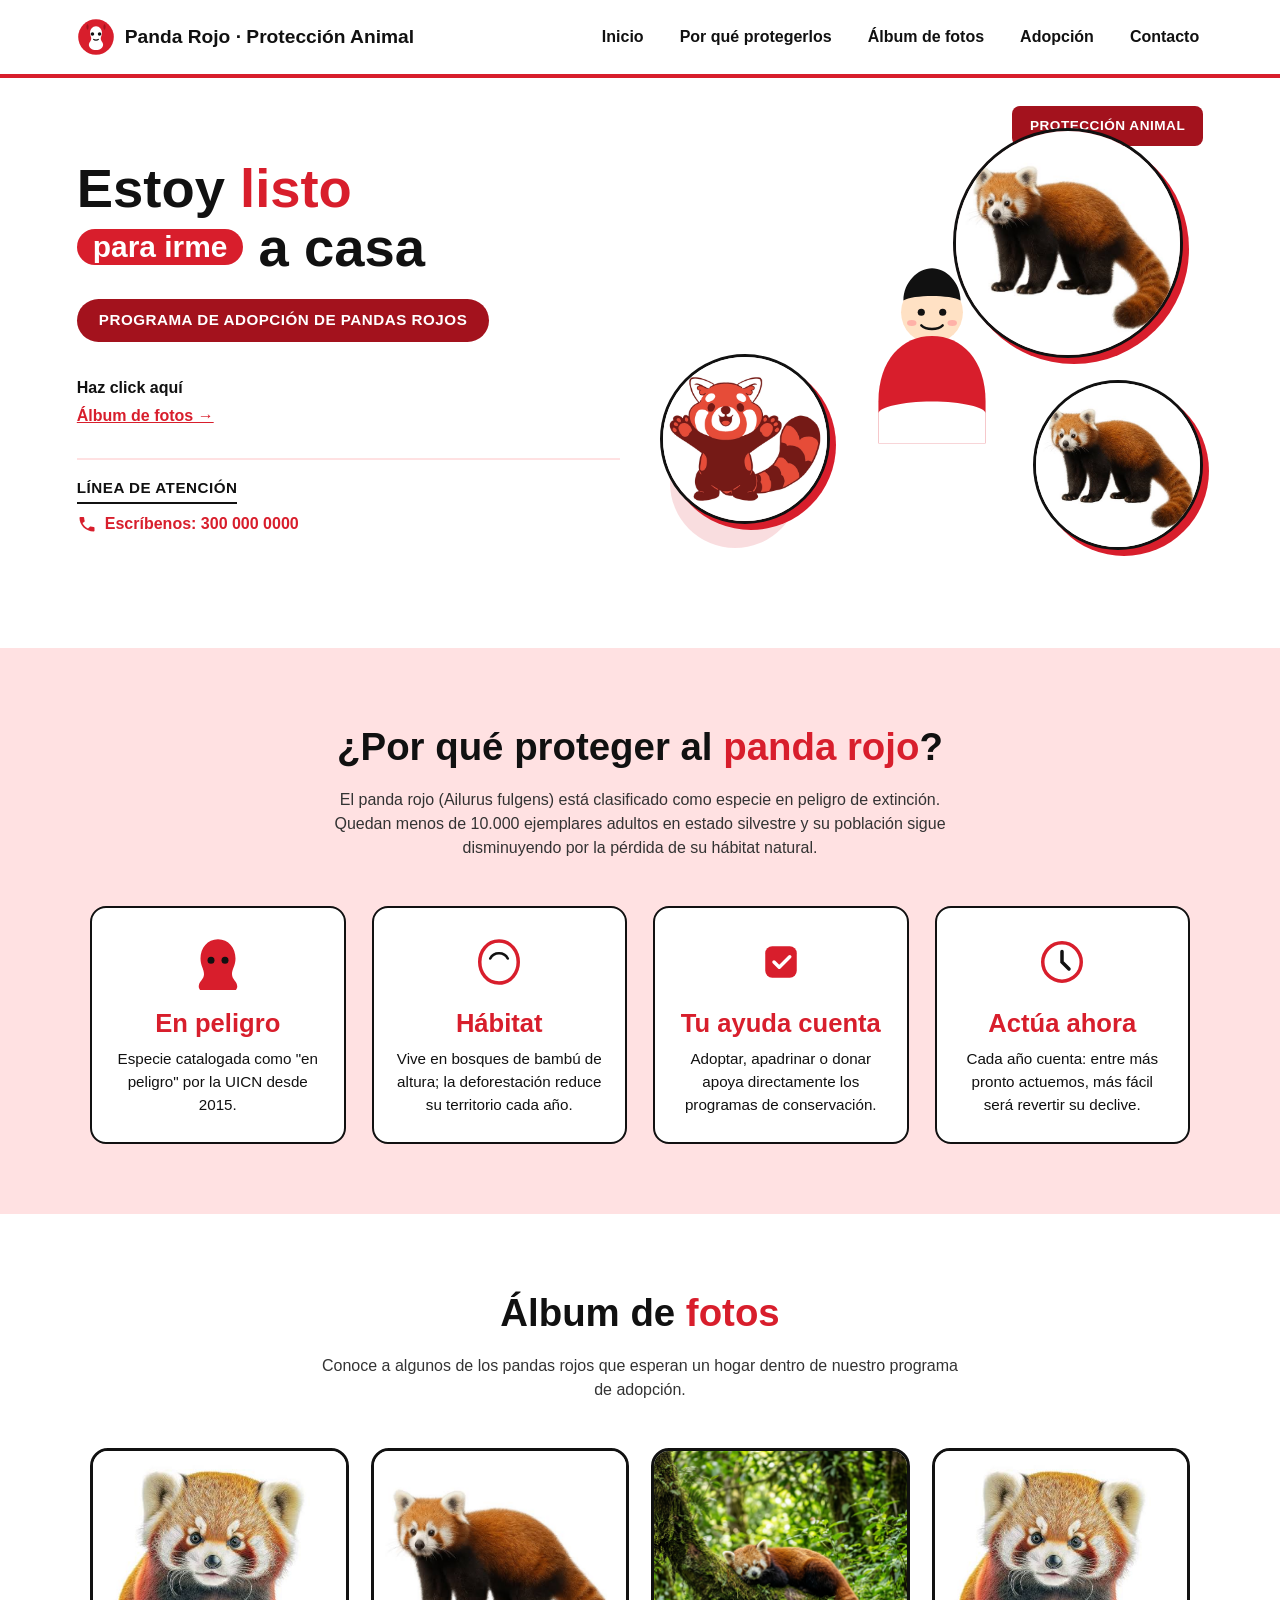
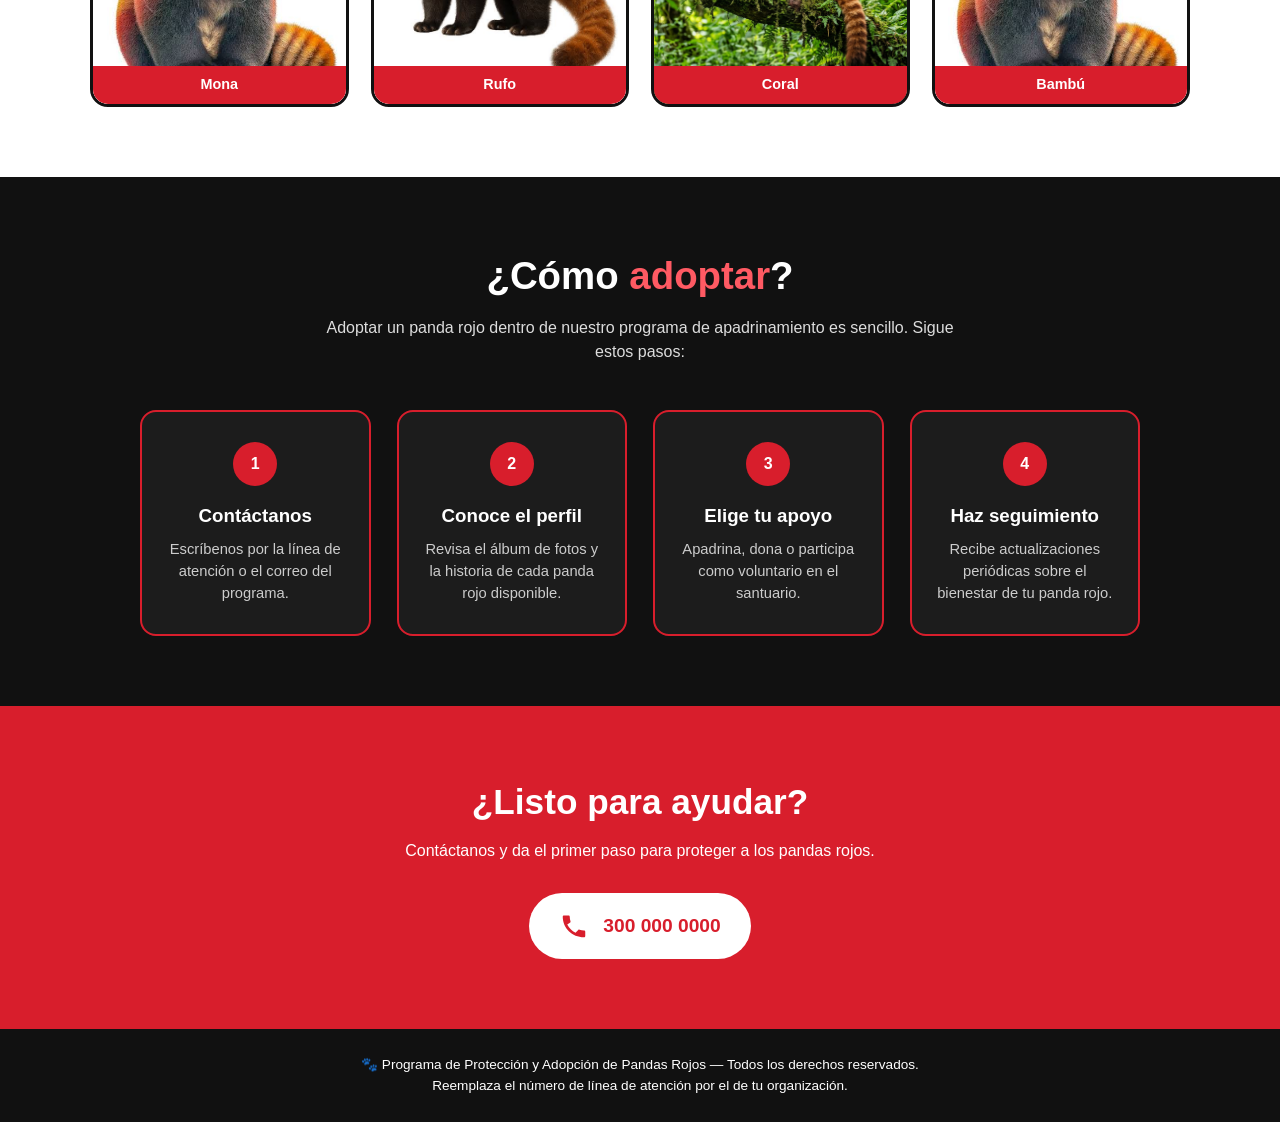
<file: index.html>
<!DOCTYPE html>
<html lang="es">
<link rel="stylesheet" href="styles.css">
<meta charset="UTF-8">
<meta name="viewport" content="width=device-width, initial-scale=1.0">
<title>Pandas Rojos · Programa de Adopción</title>
<style>
  :root{
    --rojo: #d81e2c;
    --rojo-oscuro: #a3121d;
    --rojo-suave: #ffe1e2;
    --blanco: #ffffff;
    --negro: #111111;
  }

  *{ box-sizing: border-box; margin:0; padding:0; }

  html{ scroll-behavior: smooth; }

  body{
    font-family: 'Segoe UI', Verdana, Arial, sans-serif;
    color: var(--negro);
    background: var(--blanco);
    line-height: 1.5;
    overflow-x: hidden;
  }

  a{ color: inherit; text-decoration: none; }
  ul{ list-style: none; }
  img, svg{ max-width: 100%; display:block; }

  /* ===== Header ===== */
  header{
    display:flex;
    align-items:center;
    justify-content:space-between;
    padding: 18px 6%;
    background: var(--blanco);
    border-bottom: 4px solid var(--rojo);
    position: sticky;
    top:0;
    z-index: 50;
  }
  .logo{
    display:flex;
    align-items:center;
    gap:10px;
    font-weight:800;
    font-size:1.2rem;
    color: var(--negro);
  }
  .logo svg{ width:38px; height:38px; }
  nav ul{ display:flex; gap:28px; }
  nav a{
    font-weight:600;
    padding:6px 4px;
    border-bottom:2px solid transparent;
    transition: border-color .2s, color .2s;
  }
  nav a:hover{ color: var(--rojo); border-color: var(--rojo); }
  .nav-toggle{ display:none; background:none; border:none; font-size:1.6rem; cursor:pointer; color:var(--rojo); }

  /* ===== Hero ===== */
  .hero{
    position: relative;
    display:flex;
    align-items:center;
    justify-content:space-between;
    gap: 40px;
    padding: 60px 6% 90px;
    background: var(--blanco);
    overflow:hidden;
  }
  .hero-text{ flex:1 1 420px; max-width:560px; z-index:2; }
  .tag-badge{
    position:absolute;
    top: 28px;
    right: 6%;
    background: var(--rojo-oscuro);
    color: var(--blanco);
    font-weight:800;
    font-size:.85rem;
    letter-spacing:.5px;
    padding: 10px 18px;
    border-radius: 8px;
    z-index:3;
  }
  .hero h1{
    font-size: clamp(2.2rem, 5vw, 3.4rem);
    line-height:1.08;
    font-weight:800;
    color: var(--negro);
  }
  .hero h1 .accent{ color: var(--rojo); }
  .hero h1 .pill{
    display:inline-block;
    background: var(--rojo);
    color: var(--blanco);
    padding: 2px 16px;
    border-radius: 30px;
    font-size: 0.55em;
    vertical-align: middle;
    transform: translateY(-4px);
  }
  .program-pill{
    display:inline-block;
    margin-top: 22px;
    background: var(--rojo-oscuro);
    color: var(--blanco);
    font-weight:700;
    letter-spacing:.5px;
    padding: 10px 22px;
    border-radius: 30px;
    font-size: .95rem;
  }
  .hero-cta{
    margin-top: 34px;
    display:flex;
    flex-direction:column;
    gap: 4px;
  }
  .hero-cta .cta-label{ font-weight:800; }
  .hero-cta a{
    font-weight:700;
    color: var(--rojo);
    text-decoration: underline;
    width: fit-content;
  }
  .hero-cta a:hover{ color: var(--rojo-oscuro); }

  .hero-contact{
    margin-top: 30px;
    border-top: 2px solid var(--rojo-suave);
    padding-top: 16px;
  }
  .hero-contact h3{
    font-size: .95rem;
    text-transform: uppercase;
    letter-spacing: .5px;
    border-bottom: 2px solid var(--negro);
    display:inline-block;
    padding-bottom:2px;
    margin-bottom: 8px;
  }
  .hero-contact p{ color: var(--rojo); font-weight:700; display:flex; align-items:center; gap:8px; }
  .hero-contact svg{ width:20px; height:20px; }

  .hero-art{
    flex: 1 1 420px;
    position: relative;
    display:flex;
    align-items:center;
    justify-content:center;
    min-height: 420px;
  }
  .blob{
    position:absolute;
    border-radius:50%;
    background: var(--rojo-suave);
  }
  .blob.b1{ width:230px; height:230px; top:-10px; right:20px; }
  .blob.b2{ width:130px; height:130px; bottom:10px; left:10px; background: var(--rojo); opacity:.15; }
  .hero-art .person-svg{ position:relative; z-index:2; width:52%; max-width:250px; }
  .hero-panda{
    position:absolute;
    z-index:3;
    width:34%;
    max-width:170px;
    border-radius: 50%;
    background: var(--blanco);
    border: 3px solid var(--negro);
    box-shadow: 6px 6px 0 var(--rojo);
    object-fit: cover;
    aspect-ratio: 1/1;
  }
  .hero-panda-left{ left:0; bottom:8%; }
  .hero-panda-right{ right:0; bottom:2%; }
  .hero-panda-top{
    top:-10px;
    right:20px;
    width:230px;
    height:230px;
    max-width:230px;
  }

  @keyframes float{
    0%,100%{ transform: translateY(0); }
    50%{ transform: translateY(-14px); }
  }
  .floaty{ animation: float 4s ease-in-out infinite; }
  .hero-panda-right.floaty{ animation-delay: -2s; }
  .hero-panda-top.floaty{ animation-delay: -1s; }

  section{ padding: 70px 6%; }

  .section-title{
    text-align:center;
    margin-bottom: 12px;
    font-size: clamp(1.6rem, 3.5vw, 2.4rem);
    font-weight:800;
  }
  .section-title span{ color: var(--rojo); }
  .section-sub{
    text-align:center;
    max-width: 640px;
    margin: 0 auto 46px;
    color:#333;
  }

  /* ===== Datos / Por qué proteger ===== */
  .datos{ background: var(--rojo-suave); }
  .cards-grid{
    display:grid;
    grid-template-columns: repeat(auto-fit, minmax(220px,1fr));
    gap: 26px;
    max-width: 1100px;
    margin: 0 auto;
  }
  .card{
    background: var(--blanco);
    border: 2px solid var(--negro);
    border-radius: 16px;
    padding: 26px 20px;
    text-align:center;
    transition: transform .2s, box-shadow .2s;
  }
  .card:hover{ transform: translateY(-6px); box-shadow: 8px 8px 0 var(--rojo); }
  .card svg{ width:56px; height:56px; margin:0 auto 14px; }
  .card h3{ font-size:1.6rem; color: var(--rojo); margin-bottom:6px; }
  .card p{ font-size:.95rem; }

  /* ===== Album de fotos ===== */
  .album-grid{
    display:grid;
    grid-template-columns: repeat(auto-fit, minmax(200px,1fr));
    gap: 22px;
    max-width: 1100px;
    margin: 0 auto;
  }
  .photo-card{
    border-radius: 18px;
    overflow:hidden;
    border: 3px solid var(--negro);
    background: var(--rojo-suave);
    position:relative;
    aspect-ratio: 1/1;
  }
  .photo-card svg, .photo-card img{ width:100%; height:100%; object-fit:cover; }
  .photo-card .cap{
    position:absolute;
    bottom:0; left:0; right:0;
    background: var(--rojo);
    color: var(--blanco);
    text-align:center;
    font-weight:700;
    padding: 8px 4px;
    font-size:.9rem;
  }

  /* ===== Adopcion / pasos ===== */
  .pasos{ background: var(--negro); color: var(--blanco); }
  .pasos .section-title{ color: var(--blanco); }
  .pasos .section-title span{ color: #ff5a63; }
  .pasos .section-sub{ color: #ddd; }
  .pasos-grid{
    display:grid;
    grid-template-columns: repeat(auto-fit, minmax(220px,1fr));
    gap: 26px;
    max-width: 1000px;
    margin: 0 auto;
    counter-reset: paso;
  }
  .paso{
    background: #1c1c1c;
    border-radius: 16px;
    padding: 30px 22px;
    text-align:center;
    border: 2px solid var(--rojo);
  }
  .paso::before{
    counter-increment: paso;
    content: counter(paso);
    display:flex;
    align-items:center;
    justify-content:center;
    width:44px; height:44px;
    border-radius:50%;
    background: var(--rojo);
    color: var(--blanco);
    font-weight:800;
    margin: 0 auto 16px;
  }
  .paso h3{ margin-bottom:8px; }
  .paso p{ color:#ccc; font-size:.92rem; }

  /* ===== Contacto ===== */
  .contacto{
    text-align:center;
    background: var(--rojo);
    color: var(--blanco);
    padding: 70px 6%;
  }
  .contacto h2{ font-size: clamp(1.6rem,3.5vw,2.2rem); margin-bottom: 10px; font-weight:800; }
  .contacto p{ max-width:520px; margin: 0 auto 30px; }
  .contact-box{
    display:inline-flex;
    align-items:center;
    gap: 14px;
    background: var(--blanco);
    color: var(--negro);
    padding: 18px 30px;
    border-radius: 40px;
    font-weight:800;
    font-size:1.2rem;
  }
  .contact-box svg{ width:30px; height:30px; }
  .contact-box span.num{ color: var(--rojo); }

  footer{
    background: var(--negro);
    color: var(--blanco);
    text-align:center;
    padding: 26px 6%;
    font-size:.85rem;
  }
  footer a{ color:#ff8b90; font-weight:700; }

  @media (max-width: 820px){
    nav{ position:fixed; top:70px; left:0; right:0; background:var(--blanco); border-bottom:4px solid var(--rojo); flex-direction:column; padding:20px; transform: translateY(-150%); transition: transform .25s; }
    nav.open{ transform: translateY(0); }
    nav ul{ flex-direction:column; gap:16px; text-align:center; }
    .nav-toggle{ display:block; }
    .hero{ flex-direction:column; text-align:center; padding-top:40px; }
    .hero-cta, .hero-contact{ align-items:center; }
    .hero-contact p{ justify-content:center; }
    .tag-badge{ position:static; display:inline-block; margin-bottom:16px; }
  }
</style>
</head>
<body>

<header>
  <div class="logo">
    <svg viewBox="0 0 64 64" fill="none" xmlns="http://www.w3.org/2000/svg">
      <circle cx="32" cy="32" r="30" fill="#d81e2c"/>
      <path d="M32 14c-6 0-10 5-10 11 0 4 2 7 2 10 0 4-4 6-4 10 0 5 5 9 12 9s12-4 12-9c0-4-4-6-4-10 0-3 2-6 2-10 0-6-4-11-10-11z" fill="#fff"/>
      <circle cx="26" cy="27" r="3" fill="#111"/>
      <circle cx="38" cy="27" r="3" fill="#111"/>
      <path d="M28 36c1.5 1.5 6.5 1.5 8 0" stroke="#111" stroke-width="2" stroke-linecap="round"/>
      <path d="M18 20c-3-3-3-8 0-10 2 3 2 7 0 10z" fill="#a3121d"/>
      <path d="M46 20c3-3 3-8 0-10-2 3-2 7 0 10z" fill="#a3121d"/>
    </svg>
    Panda Rojo · Protección Animal
  </div>
  <button class="nav-toggle" id="navToggle" aria-label="Abrir menú">&#9776;</button>
  <nav id="mainNav">
    <ul>
      <li><a href="#inicio">Inicio</a></li>
      <li><a href="#por-que">Por qué protegerlos</a></li>
      <li><a href="#album">Álbum de fotos</a></li>
      <li><a href="#adopcion">Adopción</a></li>
      <li><a href="#contacto">Contacto</a></li>
    </ul>
  </nav>
</header>

<section class="hero" id="inicio">
  <div class="tag-badge">PROTECCIÓN ANIMAL</div>
  <div class="hero-text">
    <h1>Estoy <span class="accent">listo</span><br>
      <span class="pill">para irme</span> a casa</h1>
    <div class="program-pill">PROGRAMA DE ADOPCIÓN DE PANDAS ROJOS</div>
    <div class="hero-cta">
      <span class="cta-label">Haz click aquí</span>
      <a href="#album">Álbum de fotos →</a>
    </div>
    <div class="hero-contact">
      <h3>Línea de atención</h3>
      <p>
        <svg viewBox="0 0 24 24" fill="var(--rojo)"><path d="M6.6 10.8c1.4 2.8 3.8 5.2 6.6 6.6l2.2-2.2c.3-.3.7-.4 1-.2 1.1.4 2.3.6 3.6.6.6 0 1 .4 1 1V20c0 .6-.4 1-1 1C10.4 21 3 13.6 3 4.6c0-.6.4-1 1-1H7.6c.6 0 1 .4 1 1 0 1.3.2 2.5.6 3.6.1.4 0 .8-.2 1L6.6 10.8z"/></svg>
        Escríbenos: 300 000 0000
      </p>
    </div>
  </div>

  <div class="hero-art">
    <div class="blob b1"></div>
    <div class="blob b2"></div>
    <svg class="floaty person-svg" viewBox="0 0 420 420" xmlns="http://www.w3.org/2000/svg">
      <!-- persona -->
      <circle cx="210" cy="150" r="52" fill="#ffe1c4"/>
      <path d="M162 130c0-30 24-54 48-54s48 24 48 54c-16-10-80-10-96 0z" fill="#111"/>
      <circle cx="192" cy="150" r="6" fill="#111"/>
      <circle cx="228" cy="150" r="6" fill="#111"/>
      <path d="M192 172c8 8 28 8 36 0" stroke="#111" stroke-width="4" stroke-linecap="round" fill="none"/>
      <ellipse cx="176" cy="168" rx="8" ry="5" fill="#ff9d9d" opacity=".7"/>
      <ellipse cx="244" cy="168" rx="8" ry="5" fill="#ff9d9d" opacity=".7"/>
      <path d="M120 300c0-70 40-110 90-110s90 40 90 110v70H120v-70z" fill="#d81e2c"/>
      <path d="M120 320c0-10 40-20 90-20s90 10 90 20v50H120v-50z" fill="#fff"/>
    </svg>
    <img class="hero-panda hero-panda-left floaty" src="panda.png" alt="Panda rojo caricatura saludando">
    <img class="hero-panda hero-panda-right floaty" src="pandarojo.jpg" alt="Panda rojo de perfil">
    <img class="hero-panda hero-panda-top floaty" src="pandarojo.jpg" alt="Panda rojo saludando de frente">
  </div>
</section>

<section class="datos" id="por-que">
  <h2 class="section-title">¿Por qué proteger al <span>panda rojo</span>?</h2>
  <p class="section-sub">El panda rojo (Ailurus fulgens) está clasificado como especie en peligro de extinción. Quedan menos de 10.000 ejemplares adultos en estado silvestre y su población sigue disminuyendo por la pérdida de su hábitat natural.</p>
  <div class="cards-grid">
    <div class="card">
      <svg viewBox="0 0 64 64"><path d="M32 6C20 6 12 16 12 28c0 8 4 12 4 18 0 6-6 8-6 14 0 6 10 10 22 10s22-4 22-10c0-6-6-8-6-14 0-6 4-10 4-18C52 16 44 6 32 6z" fill="#d81e2c"/><circle cx="24" cy="30" r="4" fill="#111"/><circle cx="40" cy="30" r="4" fill="#111"/></svg>
      <h3>En peligro</h3>
      <p>Especie catalogada como "en peligro" por la UICN desde 2015.</p>
    </div>
    <div class="card">
      <svg viewBox="0 0 64 64"><path d="M32 8c14 0 22 12 22 24S46 56 32 56 10 44 10 32 18 8 32 8z" fill="none" stroke="#d81e2c" stroke-width="4"/><path d="M22 28c4-8 16-8 20 0" stroke="#111" stroke-width="3" fill="none" stroke-linecap="round"/></svg>
      <h3>Hábitat</h3>
      <p>Vive en bosques de bambú de altura; la deforestación reduce su territorio cada año.</p>
    </div>
    <div class="card">
      <svg viewBox="0 0 64 64"><rect x="14" y="14" width="36" height="36" rx="8" fill="#d81e2c"/><path d="M24 32l6 6 12-12" stroke="#fff" stroke-width="4" fill="none" stroke-linecap="round" stroke-linejoin="round"/></svg>
      <h3>Tu ayuda cuenta</h3>
      <p>Adoptar, apadrinar o donar apoya directamente los programas de conservación.</p>
    </div>
    <div class="card">
      <svg viewBox="0 0 64 64"><circle cx="32" cy="32" r="22" fill="none" stroke="#d81e2c" stroke-width="4"/><path d="M32 20v12l8 8" stroke="#111" stroke-width="4" fill="none" stroke-linecap="round"/></svg>
      <h3>Actúa ahora</h3>
      <p>Cada año cuenta: entre más pronto actuemos, más fácil será revertir su declive.</p>
    </div>
  </div>
</section>

<section id="album">
  <h2 class="section-title">Álbum de <span>fotos</span></h2>
  <p class="section-sub">Conoce a algunos de los pandas rojos que esperan un hogar dentro de nuestro programa de adopción.</p>
  <div class="album-grid">

    <div class="photo-card">
      <img src="pandare.jpg" alt="Mona, panda rojo en adopción">
      <div class="cap">Mona</div>
    </div>

    <div class="photo-card">
      <img src="pandarojo.jpg" alt="Rufo, panda rojo en adopción">
      <div class="cap">Rufo</div>
    </div>

    <div class="photo-card">
      <img src="Gemini_Generated_Image_5x1wtb5x1wtb5x1w.jpg" alt="Coral, panda rojo en adopción">
      <div class="cap">Coral</div>
    </div>

    <div class="photo-card">
      <img src="pandare.jpg" alt="Bambú, panda rojo en adopción">
      <div class="cap">Bambú</div>
    </div>

  </div>
</section>

<section class="pasos" id="adopcion">
  <h2 class="section-title">¿Cómo <span>adoptar</span>?</h2>
  <p class="section-sub">Adoptar un panda rojo dentro de nuestro programa de apadrinamiento es sencillo. Sigue estos pasos:</p>
  <div class="pasos-grid">
    <div class="paso">
      <h3>Contáctanos</h3>
      <p>Escríbenos por la línea de atención o el correo del programa.</p>
    </div>
    <div class="paso">
      <h3>Conoce el perfil</h3>
      <p>Revisa el álbum de fotos y la historia de cada panda rojo disponible.</p>
    </div>
    <div class="paso">
      <h3>Elige tu apoyo</h3>
      <p>Apadrina, dona o participa como voluntario en el santuario.</p>
    </div>
    <div class="paso">
      <h3>Haz seguimiento</h3>
      <p>Recibe actualizaciones periódicas sobre el bienestar de tu panda rojo.</p>
    </div>
  </div>
</section>

<section class="contacto" id="contacto">
  <h2>¿Listo para ayudar?</h2>
  <p>Contáctanos y da el primer paso para proteger a los pandas rojos.</p>
  <div class="contact-box">
    <svg viewBox="0 0 24 24" fill="var(--rojo)"><path d="M6.6 10.8c1.4 2.8 3.8 5.2 6.6 6.6l2.2-2.2c.3-.3.7-.4 1-.2 1.1.4 2.3.6 3.6.6.6 0 1 .4 1 1V20c0 .6-.4 1-1 1C10.4 21 3 13.6 3 4.6c0-.6.4-1 1-1H7.6c.6 0 1 .4 1 1 0 1.3.2 2.5.6 3.6.1.4 0 .8-.2 1L6.6 10.8z"/></svg>
    <span class="num">300 000 0000</span>
  </div>
</section>

<footer>
  <p>🐾 Programa de Protección y Adopción de Pandas Rojos — Todos los derechos reservados.</p>
  <p>Reemplaza el número de línea de atención por el de tu organización.</p>
</footer>

<script>
  const toggle = document.getElementById('navToggle');
  const nav = document.getElementById('mainNav');
  toggle.addEventListener('click', () => nav.classList.toggle('open'));
  document.querySelectorAll('#mainNav a').forEach(a => a.addEventListener('click', () => nav.classList.remove('open')));
</script>

  <script src="script.js"></script>
</body>
</html>
</body>
</html>
</file>
<file: styles.css>
/* ===== Variables Globales ===== */
:root {
  --rojo: #d81e2c;
  --rojo-oscuro: #a3121d;
  --rojo-suave: #ffe1e2;
  --blanco: #ffffff;
  --negro: #111111;
}

/* ===== Reseteo General ===== */
* {
  box-sizing: border-box;
  margin: 0;
  padding: 0;
}

html {
  scroll-behavior: smooth;
}

body {
  font-family: 'Segoe UI', Verdana, Arial, sans-serif;
  color: var(--negro);
  background: var(--blanco);
  line-height: 1.5;
  overflow-x: hidden;
}

a {
  color: inherit;
  text-decoration: none;
}

ul {
  list-style: none;
}

img, svg {
  max-width: 100%;
  display: block;
}

/* ===== Encabezado (Header) ===== */
header {
  display: flex;
  align-items: center;
  justify-content: space-between;
  padding: 18px 6%;
  background: var(--blanco);
  border-bottom: 4px solid var(--rojo);
  position: sticky;
  top: 0;
  z-index: 50;
}

.logo {
  display: flex;
  align-items: center;
  gap: 10px;
  font-weight: 800;
  font-size: 1.2rem;
  color: var(--negro);
}

.logo svg {
  width: 38px;
  height: 38px;
}

nav ul {
  display: flex;
  gap: 28px;
}

nav a {
  font-weight: 600;
  padding: 6px 4px;
  border-bottom: 2px solid transparent;
  transition: border-color .2s, color .2s;
}

nav a:hover {
  color: var(--rojo);
  border-color: var(--rojo);
}

.nav-toggle {
  display: none;
  background: none;
  border: none;
  font-size: 1.6rem;
  cursor: pointer;
  color: var(--rojo);
}

/* ===== Sección Principal (Hero) ===== */
.hero {
  position: relative;
  display: flex;
  align-items: center;
  justify-content: space-between;
  gap: 40px;
  padding: 60px 6% 90px;
  background: var(--blanco);
  overflow: hidden;
}

.hero-text {
  flex: 1 1 420px;
  max-width: 560px;
  z-index: 2;
}

.tag-badge {
  position: absolute;
  top: 28px;
  right: 6%;
  background: var(--rojo-oscuro);
  color: var(--blanco);
  font-weight: 800;
  font-size: .85rem;
  letter-spacing: .5px;
  padding: 10px 18px;
  border-radius: 8px;
  z-index: 3;
}

.hero h1 {
  font-size: clamp(2.2rem, 5vw, 3.4rem);
  line-height: 1.08;
  font-weight: 800;
  color: var(--negro);
}

.hero h1 .accent {
  color: var(--rojo);
}

.hero h1 .pill {
  display: inline-block;
  background: var(--rojo);
  color: var(--blanco);
  padding: 2px 16px;
  border-radius: 30px;
  font-size: 0.55em;
  vertical-align: middle;
  transform: translateY(-4px);
}

.program-pill {
  display: inline-block;
  margin-top: 22px;
  background: var(--rojo-oscuro);
  color: var(--blanco);
  font-weight: 700;
  letter-spacing: .5px;
  padding: 10px 22px;
  border-radius: 30px;
  font-size: .95rem;
}

.hero-cta {
  margin-top: 34px;
  display: flex;
  flex-direction: column;
  gap: 4px;
}

.hero-cta .cta-label {
  font-weight: 800;
}

.hero-cta a {
  font-weight: 700;
  color: var(--rojo);
  text-decoration: underline;
  width: fit-content;
}

.hero-cta a:hover {
  color: var(--rojo-oscuro);
}

.hero-contact {
  margin-top: 30px;
  border-top: 2px solid var(--rojo-suave);
  padding-top: 16px;
}

.hero-contact h3 {
  font-size: .95rem;
  text-transform: uppercase;
  letter-spacing: .5px;
  border-bottom: 2px solid var(--negro);
  display: inline-block;
  padding-bottom: 2px;
  margin-bottom: 8px;
}

.hero-contact p {
  color: var(--rojo);
  font-weight: 700;
  display: flex;
  align-items: center;
  gap: 8px;
}

.hero-contact svg {
  width: 20px;
  height: 20px;
}

.hero-art {
  flex: 1 1 420px;
  position: relative;
  display: flex;
  align-items: center;
  justify-content: center;
  min-height: 420px;
}

.blob {
  position: absolute;
  border-radius: 50%;
  background: var(--rojo-suave);
}

.blob.b1 {
  width: 230px;
  height: 230px;
  top: -10px;
  right: 20px;
}

.blob.b2 {
  width: 130px;
  height: 130px;
  bottom: 10px;
  left: 10px;
  background: var(--rojo);
  opacity: .15;
}

.hero-art .person-svg {
  position: relative;
  z-index: 2;
  width: 52%;
  max-width: 250px;
}

.hero-panda {
  position: absolute;
  z-index: 3;
  width: 34%;
  max-width: 170px;
  border-radius: 50%;
  background: var(--blanco);
  border: 3px solid var(--negro);
  box-shadow: 6px 6px 0 var(--rojo);
  object-fit: cover;
  aspect-ratio: 1 / 1;
}

.hero-panda-left {
  left: 0;
  bottom: 8%;
}

.hero-panda-right {
  right: 0;
  bottom: 2%;
}

.hero-panda-top {
  top: -10px;
  right: 20px;
  width: 230px;
  height: 230px;
  max-width: 230px;
}

@keyframes float {
  0%, 100% {
    transform: translateY(0);
  }
  50% {
    transform: translateY(-14px);
  }
}

.floaty {
  animation: float 4s ease-in-out infinite;
}

.hero-panda-right.floaty {
  animation-delay: -2s;
}

.hero-panda-top.floaty {
  animation-delay: -1s;
}

/* ===== Secciones Generales ===== */
section {
  padding: 70px 6%;
}

.section-title {
  text-align: center;
  margin-bottom: 12px;
  font-size: clamp(1.6rem, 3.5vw, 2.4rem);
  font-weight: 800;
}

.section-title span {
  color: var(--rojo);
}

.section-sub {
  text-align: center;
  max-width: 640px;
  margin: 0 auto 46px;
  color: #333;
}

/* ===== Tarjetas de Datos ===== */
.datos {
  background: var(--rojo-suave);
}

.cards-grid {
  display: grid;
  grid-template-columns: repeat(auto-fit, minmax(220px, 1fr));
  gap: 26px;
  max-width: 1100px;
  margin: 0 auto;
}

.card {
  background: var(--blanco);
  border: 2px solid var(--negro);
  border-radius: 16px;
  padding: 26px 20px;
  text-align: center;
  transition: transform .2s, box-shadow .2s;
}

.card:hover {
  transform: translateY(-6px);
  box-shadow: 8px 8px 0 var(--rojo);
}

.card svg {
  width: 56px;
  height: 56px;
  margin: 0 auto 14px;
}

.card h3 {
  font-size: 1.6rem;
  color: var(--rojo);
  margin-bottom: 6px;
}

.card p {
  font-size: .95rem;
}

/* ===== Álbum de Fotos ===== */
.album-grid {
  display: grid;
  grid-template-columns: repeat(auto-fit, minmax(200px, 1fr));
  gap: 22px;
  max-width: 1100px;
  margin: 0 auto;
}

.photo-card {
  border-radius: 18px;
  overflow: hidden;
  border: 3px solid var(--negro);
  background: var(--rojo-suave);
  position: relative;
  aspect-ratio: 1 / 1;
}

.photo-card svg,
.photo-card img {
  width: 100%;
  height: 100%;
  object-fit: cover;
}

.photo-card .cap {
  position: absolute;
  bottom: 0;
  left: 0;
  right: 0;
  background: var(--rojo);
  color: var(--blanco);
  text-align: center;
  font-weight: 700;
  padding: 8px 4px;
  font-size: .9rem;
}

/* ===== Pasos de Adopción ===== */
.pasos {
  background: var(--negro);
  color: var(--blanco);
}

.pasos .section-title {
  color: var(--blanco);
}

.pasos .section-title span {
  color: #ff5a63;
}

.pasos .section-sub {
  color: #ddd;
}

.pasos-grid {
  display: grid;
  grid-template-columns: repeat(auto-fit, minmax(220px, 1fr));
  gap: 26px;
  max-width: 1000px;
  margin: 0 auto;
  counter-reset: paso;
}

.paso {
  background: #1c1c1c;
  border-radius: 16px;
  padding: 30px 22px;
  text-align: center;
  border: 2px solid var(--rojo);
}

.paso::before {
  counter-increment: paso;
  content: counter(paso);
  display: flex;
  align-items: center;
  justify-content: center;
  width: 44px;
  height: 44px;
  border-radius: 50%;
  background: var(--rojo);
  color: var(--blanco);
  font-weight: 800;
  margin: 0 auto 16px;
}

.paso h3 {
  margin-bottom: 8px;
}

.paso p {
  color: #ccc;
  font-size: .92rem;
}

/* ===== Contacto ===== */
.contacto {
  text-align: center;
  background: var(--rojo);
  color: var(--blanco);
  padding: 70px 6%;
}

.contacto h2 {
  font-size: clamp(1.6rem, 3.5vw, 2.2rem);
  margin-bottom: 10px;
  font-weight: 800;
}

.contacto p {
  max-width: 520px;
  margin: 0 auto 30px;
}

.contact-box {
  display: inline-flex;
  align-items: center;
  gap: 14px;
  background: var(--blanco);
  color: var(--negro);
  padding: 18px 30px;
  border-radius: 40px;
  font-weight: 800;
  font-size: 1.2rem;
}

.contact-box svg {
  width: 30px;
  height: 30px;
}

.contact-box span.num {
  color: var(--rojo);
}

/* ===== Pie de página (Footer) ===== */
footer {
  background: var(--negro);
  color: var(--blanco);
  text-align: center;
  padding: 26px 6%;
  font-size: .85rem;
}

footer a {
  color: #ff8b90;
  font-weight: 700;
}

/* ===== Diseño Responsivo ===== */
@media (max-width: 820px) {
  nav {
    position: fixed;
    top: 70px;
    left: 0;
    right: 0;
    background: var(--blanco);
    border-bottom: 4px solid var(--rojo);
    flex-direction: column;
    padding: 20px;
    transform: translateY(-150%);
    transition: transform .25s;
  }

  nav.open {
    transform: translateY(0);
  }

  nav ul {
    flex-direction: column;
    gap: 16px;
    text-align: center;
  }

  .nav-toggle {
    display: block;
  }

  .hero {
    flex-direction: column;
    text-align: center;
    padding-top: 40px;
  }

  .hero-cta,
  .hero-contact {
    align-items: center;
  }

  .hero-contact p {
    justify-content: center;
  }

  .tag-badge {
    position: static;
    display: inline-block;
    margin-bottom: 16px;
  }
}
</file>
